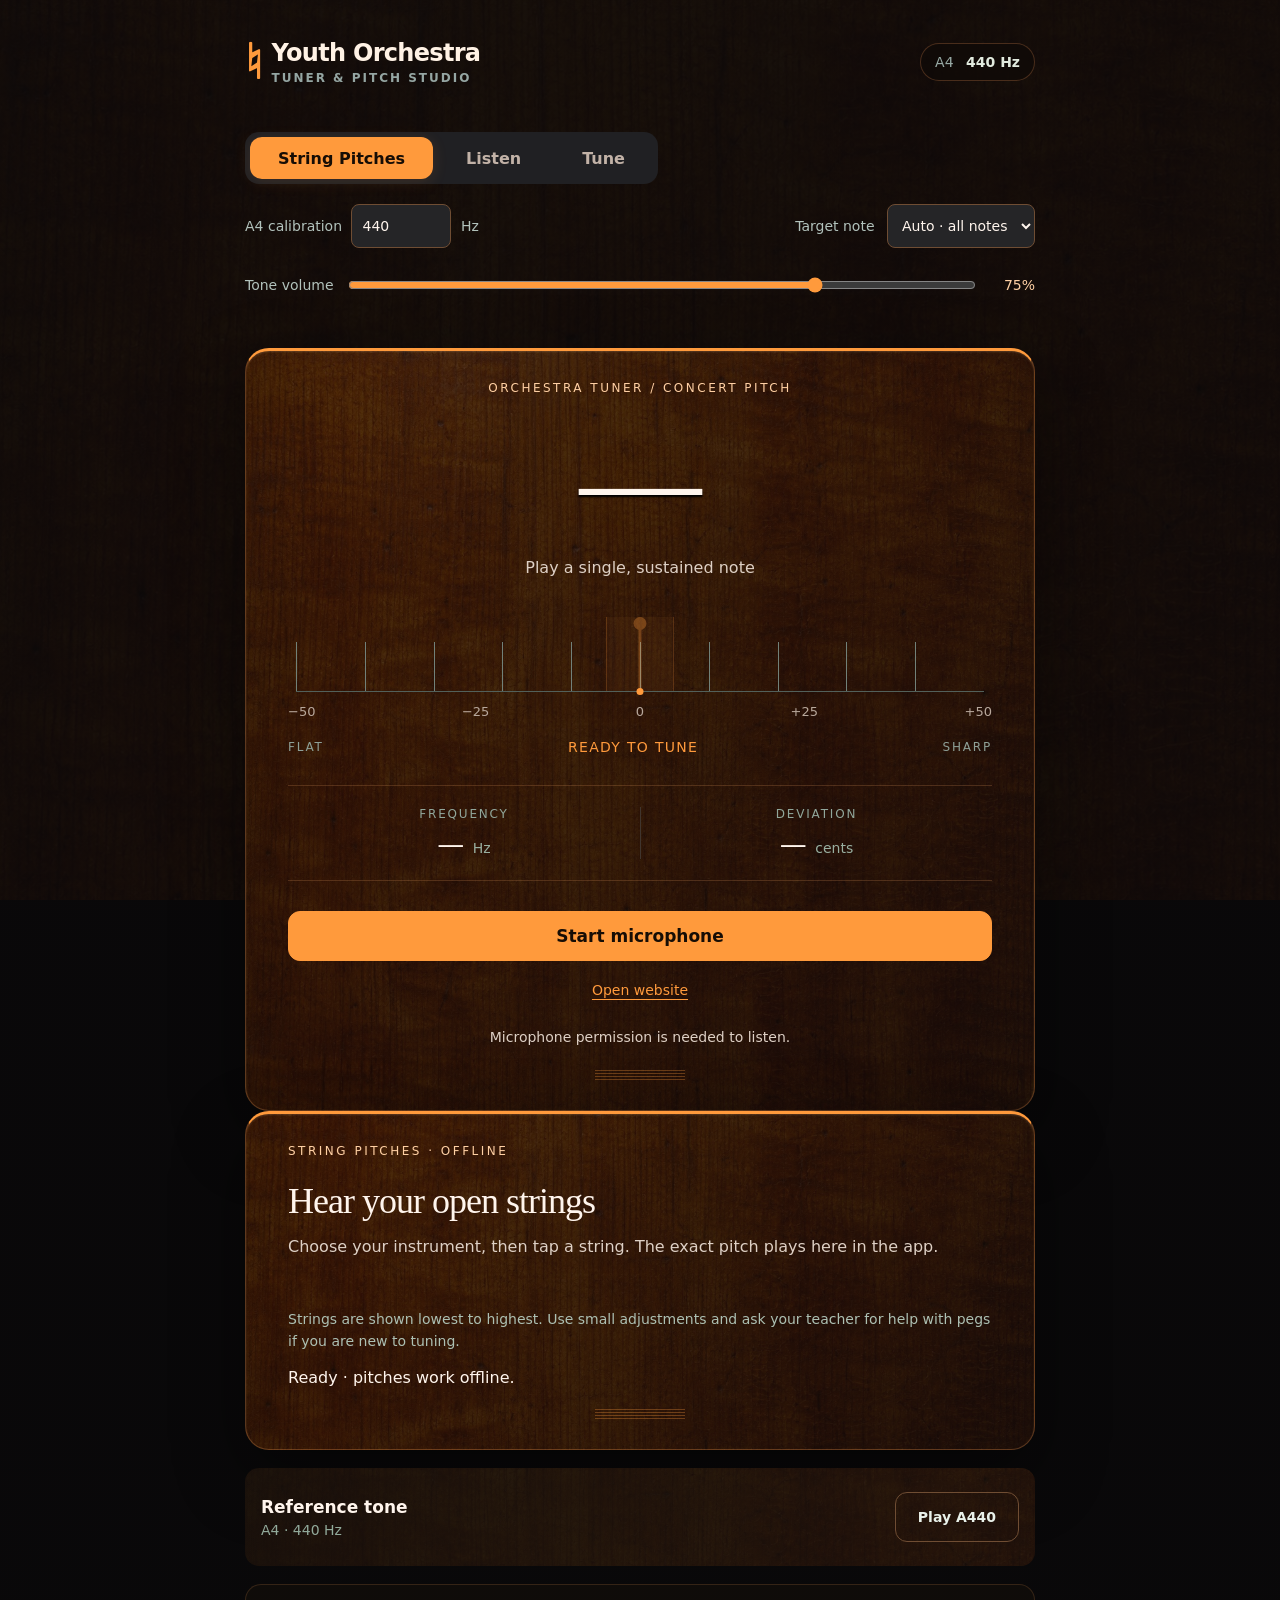
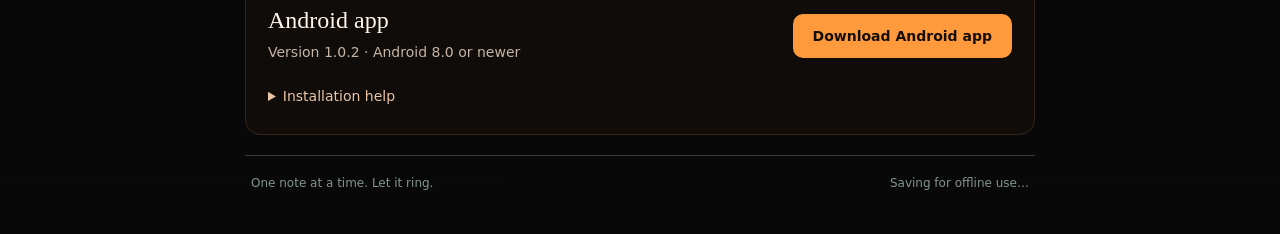
<file: website/index.html>
<!doctype html>
<html lang="en"><head><meta http-equiv="Content-Security-Policy" content="default-src 'none'; script-src 'self'; style-src 'self'; style-src-attr 'unsafe-inline'; img-src 'self' data:; connect-src 'self'; worker-src 'self'; manifest-src 'self'; font-src 'self'; object-src 'none'; base-uri 'none'; form-action 'none'"><meta charset="utf-8"><meta name="viewport" content="width=device-width, initial-scale=1"><meta name="theme-color" content="#0b0b0d"><title>Youth Orchestra · Tuner</title><meta name="description" content="Tune your instrument with a live chromatic tuner calibrated to A4 = 440 Hz."><link rel="icon" type="image/svg+xml" href="data:image/svg+xml,%3Csvg xmlns='http://www.w3.org/2000/svg' viewBox='0 0 32 32'%3E%3Crect width='32' height='32' rx='8' fill='%230b0b0d'/%3E%3Cpath d='M10 6v12a6 6 0 0012 0V6M16 24v5' stroke='%23ff9a3c' stroke-width='3' fill='none'/%3E%3C/svg%3E"><link rel="manifest" href="manifest.webmanifest"><link rel="stylesheet" href="style.css" integrity="sha384-/lPXurIrif8GCoK90Trv8r9x2uqzRrvR7XsmezspjiSFBTZrRN+pEiAZkGpaojf7" crossorigin="anonymous"></head>
<body><main><header><div class="brand"><span class="mark">♮</span><span class="brand-name">Youth Orchestra<span class="studio">TUNER & PITCH STUDIO</span></span></div><span class="calibration">A4 <b>440 Hz</b></span></header>
<nav aria-label="Tuner mode"><button id="guidesTab" aria-pressed="true">String Pitches</button><button id="listenTab" aria-pressed="false">Listen</button><button id="tunerTab" aria-pressed="false">Tune</button></nav><div class="settings"><label>A4 calibration <input id="calibration" type="number" min="20" max="20000" step="0.1" value="440"> Hz</label><label>Target note <select id="target"><option value="auto">Auto · all notes</option></select></label><label class="volume-control" for="toneVolume">Tone volume <input id="toneVolume" type="range" min="0" max="100" step="1" value="75"><output id="volumeValue" for="toneVolume">75%</output></label></div><div id="noteStrip" class="note-strip" role="group" aria-label="Target note shortcuts"></div><section id="tunerView" class="instrument" aria-label="Chromatic tuner"><div class="eyebrow">ORCHESTRA TUNER / CONCERT PITCH</div><div class="readout"><span id="note">—</span><span id="octave"></span></div><p id="pitch" class="pitch">Play a single, sustained note</p><div class="meter"><div class="center-band"></div><div class="ticks" aria-hidden="true"></div><div id="needle" class="needle"></div><div class="center-dot"></div></div><div class="scale"><span>−50</span><span>−25</span><span>0</span><span>+25</span><span>+50</span></div><div class="meter-labels"><span>FLAT</span><span id="verdict">READY TO TUNE</span><span>SHARP</span></div><div class="details"><div><span>FREQUENCY</span><strong id="frequency">— <small>Hz</small></strong></div><div><span>DEVIATION</span><strong id="cents">— <small>cents</small></strong></div></div><button id="listen" class="primary">Start microphone</button><a class="website-link" href="https://a440-studio-tuner.k-lee-augsburg-2018.chatgpt.site" target="_blank" rel="noopener noreferrer">Open website</a><p id="status" role="status" aria-live="polite">Microphone permission is needed to listen.</p></section>
<section id="toneView" class="instrument" hidden><div class="eyebrow">PITCH PLAYER</div><div class="tone-title" id="toneNote">A4</div><p class="pitch">Choose a note or enter a frequency.</p><div class="tone-controls"><label>Note<select id="playNote"></select></label><label>Octave<select id="playOctave"></select></label><label class="wide">Frequency (Hz)<input id="playFrequency" type="number" min="20" max="20000" step="0.01" value="440"></label></div><button id="playPitch" class="primary" aria-pressed="false">Play pitch</button><p role="status" id="playerStatus">Start with a comfortable device volume.</p></section><section id="guidesView" class="instrument guides"><div class="eyebrow">STRING PITCHES · OFFLINE</div><h1>Hear your open strings</h1><p class="pitch">Choose your instrument, then tap a string. The exact pitch plays here in the app.</p><div id="guideCards" class="guide-cards"></div><p class="guide-tip">Strings are shown lowest to highest. Use small adjustments and ask your teacher for help with pegs if you are new to tuning.</p><p id="guideStatus" role="status">Ready · pitches work offline.</p></section><section id="referenceView" class="reference"><div><h2>Reference tone</h2><p>A4 · 440 Hz</p></div><button id="tone" aria-pressed="false">Play A440</button></section><section class="app-download" aria-label="Android app download"><div><h2>Android app</h2><p>Version 1.0.2 · Android 8.0 or newer</p></div><a class="download-button" href="Youth-Orchestra-1.0.2.apk" download>Download Android app</a><details><summary>Installation help</summary><p>Download the APK, open it, and follow your phone’s installation prompts. Your phone may ask you to allow installs from your browser. Keep Play Protect enabled. School-managed devices may restrict installation.</p><p>Allow microphone access when tuning. The app’s tuner, pitch player, and all 16 string pitches work offline. On iPhone or iPad, use this website.</p></details></section><footer><span>One note at a time. Let it ring.</span><span id="offlineStatus">Saving for offline use…</span></footer></main><script src="pitch.js" integrity="sha384-BECpr91P+D3OxPSTSqwNMDl9bMT2ejgZ+ItvPSgQ0dWuOqa0LELNYgznFjPIqYQX" crossorigin="anonymous"></script><script src="app.js" integrity="sha384-Yx76DxXk3x6BH97NrM4ar7/ayelBpXSxyvW1AgzNAPHx9zxNOU4eGlx/y7H0qC3i" crossorigin="anonymous"></script></body></html>
</file>
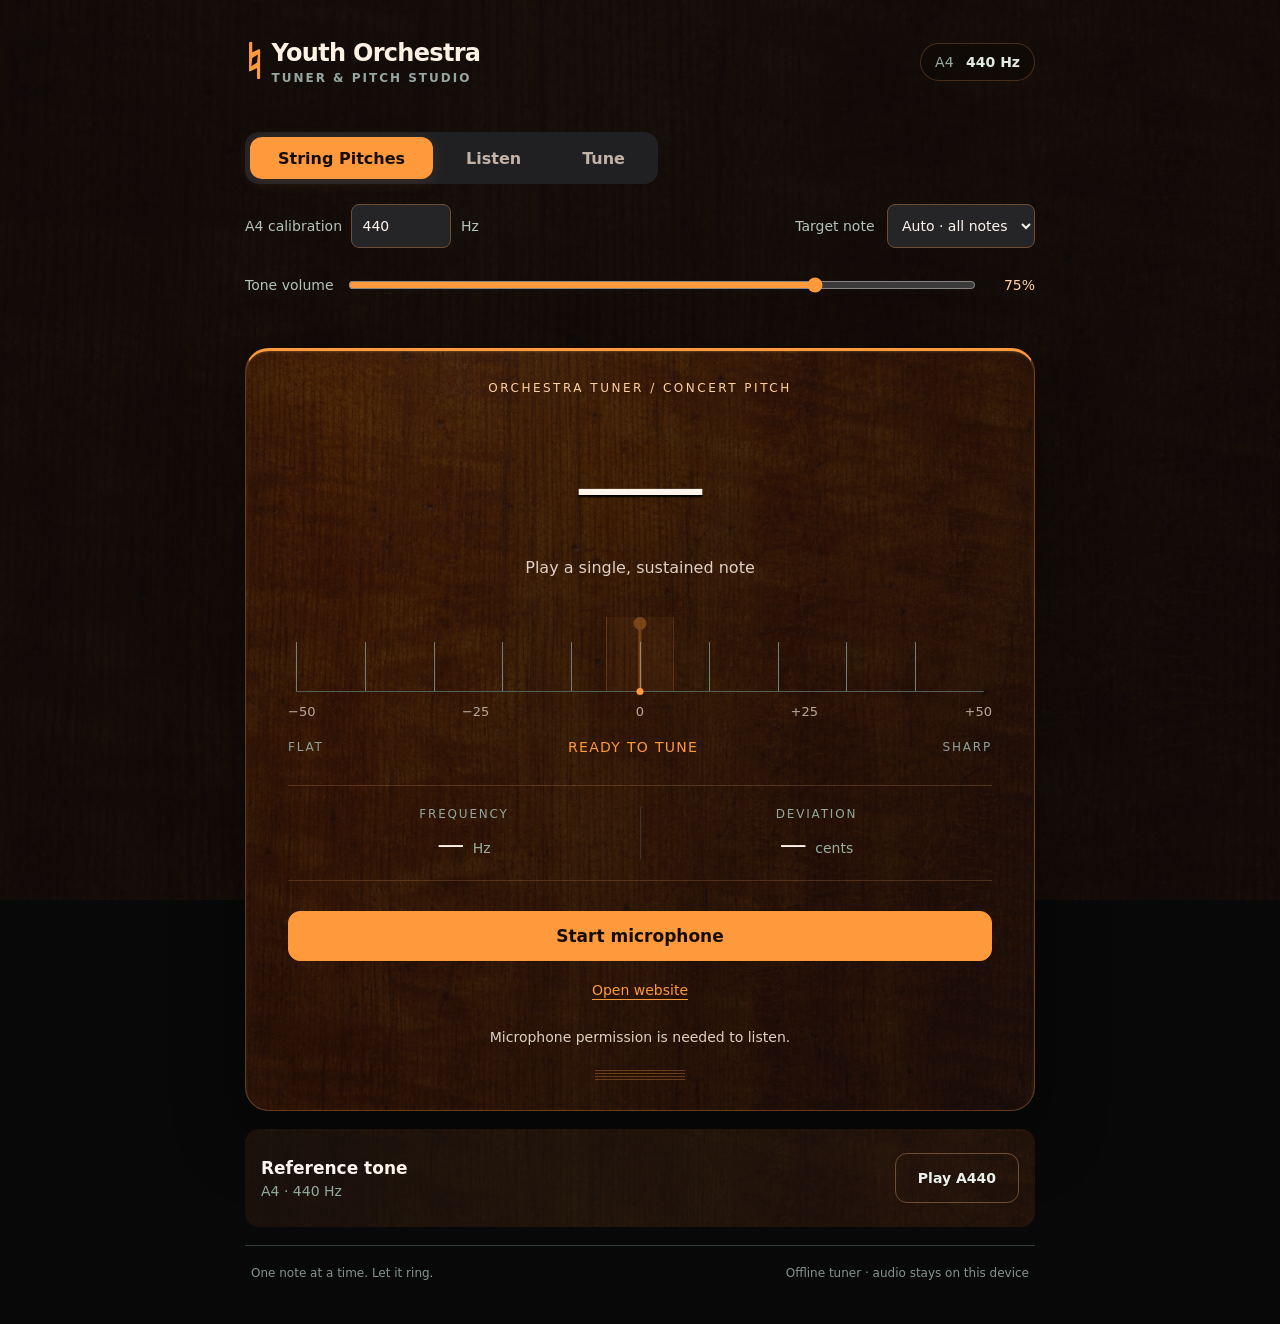
<file: android/app/src/main/assets/index.html>
<!doctype html>
<html lang="en"><head><meta http-equiv="Content-Security-Policy" content="default-src 'none'; script-src 'self'; style-src 'self'; style-src-attr 'unsafe-inline'; img-src 'self' data:; connect-src 'self'; worker-src 'self'; manifest-src 'self'; font-src 'self'; object-src 'none'; base-uri 'none'; form-action 'none'"><meta charset="utf-8"><meta name="viewport" content="width=device-width, initial-scale=1"><meta name="theme-color" content="#0b0b0d"><title>Youth Orchestra · Tuner</title><meta name="description" content="Tune your instrument with a live chromatic tuner calibrated to A4 = 440 Hz."><link rel="icon" type="image/svg+xml" href="data:image/svg+xml,%3Csvg xmlns='http://www.w3.org/2000/svg' viewBox='0 0 32 32'%3E%3Crect width='32' height='32' rx='8' fill='%230b0b0d'/%3E%3Cpath d='M10 6v12a6 6 0 0012 0V6M16 24v5' stroke='%23ff9a3c' stroke-width='3' fill='none'/%3E%3C/svg%3E"><link rel="stylesheet" href="style.css" integrity="sha384-l7qpOl9iHXeaQdGWVHoG00xx7gDx+W5d9m737v8T/c5CW1Lh4AtrodscPBLJtusu" crossorigin="anonymous"></head>
<body><main><header><div class="brand"><span class="mark">♮</span><span class="brand-name">Youth Orchestra<span class="studio">TUNER & PITCH STUDIO</span></span></div><span class="calibration">A4 <b>440 Hz</b></span></header>
<nav aria-label="Tuner mode"><button id="guidesTab" aria-pressed="true">String Pitches</button><button id="listenTab" aria-pressed="false">Listen</button><button id="tunerTab" aria-pressed="false">Tune</button></nav><div class="settings"><label>A4 calibration <input id="calibration" type="number" min="20" max="20000" step="0.1" value="440"> Hz</label><label>Target note <select id="target"><option value="auto">Auto · all notes</option></select></label><label class="volume-control" for="toneVolume">Tone volume <input id="toneVolume" type="range" min="0" max="100" step="1" value="75"><output id="volumeValue" for="toneVolume">75%</output></label></div><div id="noteStrip" class="note-strip" role="group" aria-label="Target note shortcuts"></div><section id="tunerView" class="instrument" aria-label="Chromatic tuner"><div class="eyebrow">ORCHESTRA TUNER / CONCERT PITCH</div><div class="readout"><span id="note">—</span><span id="octave"></span></div><p id="pitch" class="pitch">Play a single, sustained note</p><div class="meter"><div class="center-band"></div><div class="ticks" aria-hidden="true"></div><div id="needle" class="needle"></div><div class="center-dot"></div></div><div class="scale"><span>−50</span><span>−25</span><span>0</span><span>+25</span><span>+50</span></div><div class="meter-labels"><span>FLAT</span><span id="verdict">READY TO TUNE</span><span>SHARP</span></div><div class="details"><div><span>FREQUENCY</span><strong id="frequency">— <small>Hz</small></strong></div><div><span>DEVIATION</span><strong id="cents">— <small>cents</small></strong></div></div><button id="listen" class="primary">Start microphone</button><a class="website-link" href="https://a440-studio-tuner.k-lee-augsburg-2018.chatgpt.site" target="_self" rel="noopener noreferrer">Open website</a><p id="status" role="status" aria-live="polite">Microphone permission is needed to listen.</p></section>
<section id="toneView" class="instrument" hidden><div class="eyebrow">PITCH PLAYER</div><div class="tone-title" id="toneNote">A4</div><p class="pitch">Choose a note or enter a frequency.</p><div class="tone-controls"><label>Note<select id="playNote"></select></label><label>Octave<select id="playOctave"></select></label><label class="wide">Frequency (Hz)<input id="playFrequency" type="number" min="20" max="20000" step="0.01" value="440"></label></div><button id="playPitch" class="primary" aria-pressed="false">Play pitch</button><p role="status" id="playerStatus">Start with a comfortable device volume.</p></section><section id="guidesView" class="instrument guides" hidden><div class="eyebrow">BEGINNER STRING GUIDES · ONLINE</div><h1>Tune your strings</h1><p class="pitch">Choose your instrument and string to open a beginner tuning lesson on YouTube. Each string opens its instrument’s full lesson.</p><div id="guideCards" class="guide-cards"></div><p class="guide-tip">Use small adjustments. Ask your teacher for help with pegs if you are new to tuning. Videos may use A440 even when your tuner calibration is different.</p><a class="website-link" href="https://a440-studio-tuner.k-lee-augsburg-2018.chatgpt.site" target="_self" rel="noopener noreferrer">Open website</a><p id="guideStatus" role="status"></p></section><dialog id="youtubeDialog"><h2 id="youtubeHeading">Open YouTube?</h2><p>This video needs internet. Your device may open the YouTube app; otherwise it opens in your browser.</p><div class="dialog-actions"><a id="youtubeLink" rel="noopener noreferrer" target="_self">Open YouTube</a><button id="cancelYoutube">Cancel</button></div></dialog><section id="referenceView" class="reference"><div><h2>Reference tone</h2><p>A4 · 440 Hz</p></div><button id="tone" aria-pressed="false">Play A440</button></section><footer><span>One note at a time. Let it ring.</span><span id="offlineStatus">Offline tuner · audio stays on this device</span></footer></main><script src="pitch.js" integrity="sha384-BECpr91P+D3OxPSTSqwNMDl9bMT2ejgZ+ItvPSgQ0dWuOqa0LELNYgznFjPIqYQX" crossorigin="anonymous"></script><script src="app.js" integrity="sha384-XXrqJ1t/j3+J7jpOXu4cFo1LHDAMby+DLLV+w2ytijfgjaPGy2+/SViNsLH3Heom" crossorigin="anonymous"></script></body></html>
</file>
<file: website/style.css>
*{box-sizing:border-box} :root{font-family:Inter,ui-sans-serif,system-ui,-apple-system,sans-serif;color:#fff5ed;background:#0b0b0d;color-scheme:dark}body{margin:0}main{max-width:850px;margin:auto;padding:34px 30px 24px}header{display:flex;justify-content:space-between;align-items:center;margin-bottom:42px;gap:20px}.brand{font-size:25px;font-weight:650;letter-spacing:-1px;display:flex;align-items:center;gap:10px}.mark{color:#ff9a3c;font-size:34px}.studio{font-size:12px;letter-spacing:2px;color:#95a6a3;margin-left:10px}.calibration{font-size:14px;color:#98aaa5;border:1px solid #40352e;padding:10px 14px;border-radius:30px;white-space:nowrap}.calibration b{color:#e2ebdf;margin-left:8px}.instrument{background:linear-gradient(150deg,#202023,#141416);border:1px solid #40352e;border-radius:24px;padding:30px 42px;text-align:center;box-shadow:0 30px 90px #0003}.eyebrow{font-size:12px;letter-spacing:2.5px;color:#c2b2a7}.readout{height:161px;display:flex;justify-content:center;align-items:center;padding-top:8px;gap:6px}#note{font-size:122px;line-height:1;font-weight:500;letter-spacing:-7px}#octave{font-size:29px;align-self:center;color:#9eb3a8;padding-top:55px}.pitch{color:#b2c2bc;font-size:16px;margin:2px 0 40px}.meter{height:75px;position:relative;margin:0 8px}.ticks{position:absolute;inset:25px 0 0;background:repeating-linear-gradient(to right,#718179 0 1px,transparent 1px 10%);border-bottom:1px solid #52605a}.center-band{position:absolute;left:45%;width:10%;height:100%;background:#ff9a3c0d;border-left:1px solid #ff9a3c30;border-right:1px solid #ff9a3c30}.needle{position:absolute;left:50%;top:0;height:77px;width:3px;background:#ff9a3c;transform:translateX(-50%);transition:left .12s ease-out;opacity:.3}.needle:before{content:'';position:absolute;top:0;left:-5px;width:13px;height:13px;border-radius:50%;background:inherit}.center-dot{position:absolute;bottom:-3px;left:50%;width:7px;height:7px;transform:translateX(-50%);background:#ff9a3c;border-radius:50%}.scale{display:flex;justify-content:space-between;color:#93a59b;font-size:13px;margin:12px 0 20px}.meter-labels{display:flex;justify-content:space-between;align-items:center;color:#8ea097;font-size:12px;letter-spacing:1.8px;gap:8px}#verdict{color:#ff9a3c;letter-spacing:1.3px;font-size:14px}.details{display:grid;grid-template-columns:1fr 1fr;border-top:1px solid #40352e;border-bottom:1px solid #40352e;margin:30px 0;padding:21px 0}.details>div+div{border-left:1px solid #40352e}.details span{display:block;font-size:12px;letter-spacing:1.8px;color:#91a79b;margin-bottom:7px}.details strong{font-size:27px;font-weight:450;font-variant-numeric:tabular-nums}.details small{font-size:14px;color:#99afa0}button{font:inherit;cursor:pointer;border-radius:12px;padding:14px 22px;border:1px solid #6f4d33;background:transparent;color:#e9f1ea;font-weight:600;min-height:50px}button:hover{background:#ff9a3c12}button:focus-visible{outline:3px solid #ffc58c;outline-offset:4px}button:disabled{opacity:.6;cursor:wait}.primary{width:100%;background:#ff9a3c;border-color:#ff9a3c;color:#160d05;font-size:17px}.primary:hover{background:#ffb96f}#status{font-size:14px;color:#a1b3aa;line-height:1.5;min-height:21px;margin:16px 0 0}.reference{display:flex;justify-content:space-between;align-items:center;padding:25px 6px;gap:15px}.reference h2{font-size:17px;margin:0 0 5px;font-weight:550}.reference p{font-size:14px;color:#92aa9b;margin:0}.reference button{font-size:14px}footer{display:flex;justify-content:space-between;color:#83958b;font-size:12px;border-top:1px solid #303f37;padding:18px 6px;gap:14px;line-height:1.5}@media(max-width:560px){main{padding:20px 16px}.studio{display:none}header{margin-bottom:24px}.instrument{padding:25px 23px;border-radius:20px}#note{font-size:108px}.readout{height:144px}.pitch{margin-bottom:32px}.meter-labels{letter-spacing:.8px;font-size:12px}#verdict{font-size:12px;letter-spacing:.8px}footer{flex-direction:column;gap:5px}.details strong{font-size:24px}}@media(prefers-reduced-motion:reduce){.needle{transition:none}}
 [hidden]{display:none!important}nav{display:flex;gap:5px;margin-bottom:20px;background:#202023;padding:5px;border-radius:14px;width:fit-content}nav button{border:0;min-height:42px;padding:10px 28px;color:#c2b2a7}nav button[aria-pressed=true]{background:#ff9a3c;color:#160d05}.settings{display:flex;gap:16px;justify-content:space-between;margin-bottom:20px;flex-wrap:wrap}label{font-size:14px;color:#b2c2bc}input,select{font:inherit;background:#252527;color:#fff5ed;border:1px solid #6f4d33;border-radius:8px;padding:10px;min-height:44px}input:focus-visible,select:focus-visible{outline:2px solid #ff9a3c;outline-offset:2px}#calibration{width:100px;margin:0 5px}.settings select{margin-left:8px}.tone-title{font-size:88px;padding:25px 0 12px;font-weight:500}.tone-controls{display:grid;grid-template-columns:1fr 1fr;gap:20px;text-align:left;margin:25px 0}.tone-controls label{display:flex;flex-direction:column;gap:8px}.wide{grid-column:1/-1}#playerStatus{font-size:14px;color:#a1b3aa;line-height:1.5}@media(max-width:560px){.settings{flex-direction:column}.settings label{display:flex;align-items:center;justify-content:space-between}.settings select{max-width:185px}}
.note-strip{display:flex;gap:5px;margin:0 0 22px;flex-wrap:wrap}.note-strip button{flex:1;min-width:42px;padding:9px 6px;min-height:42px;font-size:14px;border-color:#40352e;border-radius:8px;font-weight:500}.note-strip button[aria-pressed=true]{background:#ff9a3c;color:#160d05;border-color:#ff9a3c}.instrument{background:radial-gradient(ellipse at 50% 0%,#3d291c 0%,#202023 45%,#141416 100%)}.readout{text-shadow:0 0 50px #ff9a3c15}.tone-title{color:#ff9a3c}.brand{letter-spacing:-.5px}@media(max-width:560px){.note-strip{display:grid;grid-template-columns:repeat(7,1fr)}.note-strip button{min-width:0}}
.guides{text-align:left}.guides h1{font-size:36px;letter-spacing:-1px;margin:22px 0 12px}.guides>.pitch{line-height:1.6;margin-bottom:24px}.guide-cards{display:grid;grid-template-columns:1fr 1fr;gap:16px}.guide-card{border:1px solid #594332;background:#0b0b0d66;padding:20px;border-radius:15px}.guide-card h2{margin:0 0 9px;font-size:22px}.guide-card p{font-size:14px;color:#a9bdae;min-height:42px;line-height:1.5}.string-buttons{display:flex;gap:8px;margin:18px 0}.string-buttons button{flex:1;padding:10px 6px;font-size:22px;color:#ff9a3c;background:#ff9a3c09}.guide-card small{color:#94ab9c;font-size:12px;line-height:1.5}.guide-tip{font-size:14px;color:#adc0b3;line-height:1.6;margin:24px 0 0}dialog{background:#202023;color:#fff5ed;border:1px solid #6f4d33;border-radius:18px;max-width:420px;padding:26px;margin:auto}dialog::backdrop{background:#000b}dialog p{font-size:16px;line-height:1.6;color:#b2c2bc}.dialog-actions{display:flex;gap:12px;flex-wrap:wrap}.dialog-actions a{display:inline-flex;align-items:center;color:#160d05;background:#ff9a3c;text-decoration:none;padding:14px 22px;border-radius:12px;font-weight:600}@media(max-width:560px){.guide-cards{grid-template-columns:1fr}nav{width:100%}nav button{flex:1;padding:10px 8px;font-size:14px}.guides h1{font-size:30px}}

.website-link{display:inline-block;color:#ff9a3c;font-size:14px;padding:13px 8px;margin-top:8px;text-underline-offset:4px}.website-link:focus-visible{outline:2px solid #ff9a3c;outline-offset:3px}

.brand-name{font-size:24px;letter-spacing:-.7px}.brand-name .studio{display:block;margin:4px 0 0;font-size:12px;letter-spacing:2px}.mark{font-family:Georgia,serif;font-size:48px}.instrument{border-top:3px solid #ff9a3c}.eyebrow{color:#ffad65}.instrument:after{content:'';display:block;height:10px;margin:22px auto 0;width:90px;background:repeating-linear-gradient(to bottom,#ff9a3c50 0 1px,transparent 1px 3px)}#note,.tone-title{font-family:Georgia,'Times New Roman',serif;font-weight:400}.calibration{background:#ff9a3c08}.guide-card h2{font-family:Georgia,serif;font-size:26px}.scale{color:#b8a89c}nav button[aria-pressed=true]{box-shadow:0 3px 15px #ff9a3c20}@media(max-width:560px){.brand-name{font-size:20px}.brand-name .studio{display:block;font-size:10px;letter-spacing:1.2px}.calibration{padding:9px 10px}.brand{gap:7px}header{gap:9px}.mark{font-size:38px}}

body{background:linear-gradient(#090809ef,#090809e8),url('violin-wood.jpg') center/cover fixed}.instrument{background:linear-gradient(130deg,#160b04b8,#080809d9),url('violin-wood.jpg') center/cover;border:1px solid #c980455e;border-top:3px solid #ff9a3c;box-shadow:inset 0 1px 2px #ffcf9630,0 25px 70px #0007}.readout{text-shadow:0 2px 2px #000,0 0 60px #ff9a3c25}.guide-card{background:linear-gradient(#0b0909c9,#0b0909eb),url('violin-wood.jpg') center/cover;border-color:#b076464d}.reference{border-radius:14px;padding:24px 16px;background:linear-gradient(90deg,#120e0bef,#120e0bde),url('violin-wood.jpg') center/cover;margin:18px 0}.calibration{background:#100b08b8;border-color:#9d623a66}.instrument .eyebrow{color:#ffd0a4}.details{border-color:#b076464d}.pitch,#status{color:#ded0c5}.brand-name{color:#fff2e5}.guides h1{font-family:Georgia,serif;font-weight:400}

.app-download{display:flex;flex-wrap:wrap;justify-content:space-between;align-items:center;gap:16px;border:1px solid #8d5b344d;border-radius:16px;padding:22px;margin-bottom:20px;background:#130e0bc9}.app-download h2{font-family:Georgia,serif;font-size:24px;font-weight:400;margin:0 0 7px}.app-download p{font-size:14px;color:#c6b5a7;margin:0;line-height:1.6}.download-button{display:inline-block;padding:14px 20px;background:#ff9a3c;color:#160d05;text-decoration:none;border-radius:10px;font-size:14px;font-weight:650}.app-download details{width:100%;font-size:14px;color:#e9c4a6}.app-download details p{margin-top:12px}.app-download summary{cursor:pointer;padding:8px 0}.download-button:focus-visible{outline:3px solid #fff2e5;outline-offset:4px}

.volume-control{display:flex;align-items:center;gap:12px;flex-basis:100%;margin:3px 0}.volume-control input{flex:1;width:100%;min-height:32px;padding:0;accent-color:#ff9a3c;background:transparent;border:0}.volume-control output{min-width:45px;text-align:right;font-variant-numeric:tabular-nums;font-size:14px;color:#ffd0a4}.volume-control{white-space:nowrap}
</file>
<file: android/app/src/main/assets/style.css>
*{box-sizing:border-box} :root{font-family:Inter,ui-sans-serif,system-ui,-apple-system,sans-serif;color:#fff5ed;background:#0b0b0d;color-scheme:dark}body{margin:0}main{max-width:850px;margin:auto;padding:34px 30px 24px}header{display:flex;justify-content:space-between;align-items:center;margin-bottom:42px;gap:20px}.brand{font-size:25px;font-weight:650;letter-spacing:-1px;display:flex;align-items:center;gap:10px}.mark{color:#ff9a3c;font-size:34px}.studio{font-size:12px;letter-spacing:2px;color:#95a6a3;margin-left:10px}.calibration{font-size:14px;color:#98aaa5;border:1px solid #40352e;padding:10px 14px;border-radius:30px;white-space:nowrap}.calibration b{color:#e2ebdf;margin-left:8px}.instrument{background:linear-gradient(150deg,#202023,#141416);border:1px solid #40352e;border-radius:24px;padding:30px 42px;text-align:center;box-shadow:0 30px 90px #0003}.eyebrow{font-size:12px;letter-spacing:2.5px;color:#c2b2a7}.readout{height:161px;display:flex;justify-content:center;align-items:center;padding-top:8px;gap:6px}#note{font-size:122px;line-height:1;font-weight:500;letter-spacing:-7px}#octave{font-size:29px;align-self:center;color:#9eb3a8;padding-top:55px}.pitch{color:#b2c2bc;font-size:16px;margin:2px 0 40px}.meter{height:75px;position:relative;margin:0 8px}.ticks{position:absolute;inset:25px 0 0;background:repeating-linear-gradient(to right,#718179 0 1px,transparent 1px 10%);border-bottom:1px solid #52605a}.center-band{position:absolute;left:45%;width:10%;height:100%;background:#ff9a3c0d;border-left:1px solid #ff9a3c30;border-right:1px solid #ff9a3c30}.needle{position:absolute;left:50%;top:0;height:77px;width:3px;background:#ff9a3c;transform:translateX(-50%);transition:left .12s ease-out;opacity:.3}.needle:before{content:'';position:absolute;top:0;left:-5px;width:13px;height:13px;border-radius:50%;background:inherit}.center-dot{position:absolute;bottom:-3px;left:50%;width:7px;height:7px;transform:translateX(-50%);background:#ff9a3c;border-radius:50%}.scale{display:flex;justify-content:space-between;color:#93a59b;font-size:13px;margin:12px 0 20px}.meter-labels{display:flex;justify-content:space-between;align-items:center;color:#8ea097;font-size:12px;letter-spacing:1.8px;gap:8px}#verdict{color:#ff9a3c;letter-spacing:1.3px;font-size:14px}.details{display:grid;grid-template-columns:1fr 1fr;border-top:1px solid #40352e;border-bottom:1px solid #40352e;margin:30px 0;padding:21px 0}.details>div+div{border-left:1px solid #40352e}.details span{display:block;font-size:12px;letter-spacing:1.8px;color:#91a79b;margin-bottom:7px}.details strong{font-size:27px;font-weight:450;font-variant-numeric:tabular-nums}.details small{font-size:14px;color:#99afa0}button{font:inherit;cursor:pointer;border-radius:12px;padding:14px 22px;border:1px solid #6f4d33;background:transparent;color:#e9f1ea;font-weight:600;min-height:50px}button:hover{background:#ff9a3c12}button:focus-visible{outline:3px solid #ffc58c;outline-offset:4px}button:disabled{opacity:.6;cursor:wait}.primary{width:100%;background:#ff9a3c;border-color:#ff9a3c;color:#160d05;font-size:17px}.primary:hover{background:#ffb96f}#status{font-size:14px;color:#a1b3aa;line-height:1.5;min-height:21px;margin:16px 0 0}.reference{display:flex;justify-content:space-between;align-items:center;padding:25px 6px;gap:15px}.reference h2{font-size:17px;margin:0 0 5px;font-weight:550}.reference p{font-size:14px;color:#92aa9b;margin:0}.reference button{font-size:14px}footer{display:flex;justify-content:space-between;color:#83958b;font-size:12px;border-top:1px solid #303f37;padding:18px 6px;gap:14px;line-height:1.5}@media(max-width:560px){main{padding:20px 16px}.studio{display:none}header{margin-bottom:24px}.instrument{padding:25px 23px;border-radius:20px}#note{font-size:108px}.readout{height:144px}.pitch{margin-bottom:32px}.meter-labels{letter-spacing:.8px;font-size:12px}#verdict{font-size:12px;letter-spacing:.8px}footer{flex-direction:column;gap:5px}.details strong{font-size:24px}}@media(prefers-reduced-motion:reduce){.needle{transition:none}}
 [hidden]{display:none!important}nav{display:flex;gap:5px;margin-bottom:20px;background:#202023;padding:5px;border-radius:14px;width:fit-content}nav button{border:0;min-height:42px;padding:10px 28px;color:#c2b2a7}nav button[aria-pressed=true]{background:#ff9a3c;color:#160d05}.settings{display:flex;gap:16px;justify-content:space-between;margin-bottom:20px;flex-wrap:wrap}label{font-size:14px;color:#b2c2bc}input,select{font:inherit;background:#252527;color:#fff5ed;border:1px solid #6f4d33;border-radius:8px;padding:10px;min-height:44px}input:focus-visible,select:focus-visible{outline:2px solid #ff9a3c;outline-offset:2px}#calibration{width:100px;margin:0 5px}.settings select{margin-left:8px}.tone-title{font-size:88px;padding:25px 0 12px;font-weight:500}.tone-controls{display:grid;grid-template-columns:1fr 1fr;gap:20px;text-align:left;margin:25px 0}.tone-controls label{display:flex;flex-direction:column;gap:8px}.wide{grid-column:1/-1}#playerStatus{font-size:14px;color:#a1b3aa;line-height:1.5}@media(max-width:560px){.settings{flex-direction:column}.settings label{display:flex;align-items:center;justify-content:space-between}.settings select{max-width:185px}}
.note-strip{display:flex;gap:5px;margin:0 0 22px;flex-wrap:wrap}.note-strip button{flex:1;min-width:42px;padding:9px 6px;min-height:42px;font-size:14px;border-color:#40352e;border-radius:8px;font-weight:500}.note-strip button[aria-pressed=true]{background:#ff9a3c;color:#160d05;border-color:#ff9a3c}.instrument{background:radial-gradient(ellipse at 50% 0%,#3d291c 0%,#202023 45%,#141416 100%)}.readout{text-shadow:0 0 50px #ff9a3c15}.tone-title{color:#ff9a3c}.brand{letter-spacing:-.5px}@media(max-width:560px){.note-strip{display:grid;grid-template-columns:repeat(7,1fr)}.note-strip button{min-width:0}}
.guides{text-align:left}.guides h1{font-size:36px;letter-spacing:-1px;margin:22px 0 12px}.guides>.pitch{line-height:1.6;margin-bottom:24px}.guide-cards{display:grid;grid-template-columns:1fr 1fr;gap:16px}.guide-card{border:1px solid #594332;background:#0b0b0d66;padding:20px;border-radius:15px}.guide-card h2{margin:0 0 9px;font-size:22px}.guide-card p{font-size:14px;color:#a9bdae;min-height:42px;line-height:1.5}.string-buttons{display:flex;gap:8px;margin:18px 0}.string-buttons button{flex:1;padding:10px 6px;font-size:22px;color:#ff9a3c;background:#ff9a3c09}.guide-card small{color:#94ab9c;font-size:12px;line-height:1.5}.guide-tip{font-size:14px;color:#adc0b3;line-height:1.6;margin:24px 0 0}dialog{background:#202023;color:#fff5ed;border:1px solid #6f4d33;border-radius:18px;max-width:420px;padding:26px;margin:auto}dialog::backdrop{background:#000b}dialog p{font-size:16px;line-height:1.6;color:#b2c2bc}.dialog-actions{display:flex;gap:12px;flex-wrap:wrap}.dialog-actions a{display:inline-flex;align-items:center;color:#160d05;background:#ff9a3c;text-decoration:none;padding:14px 22px;border-radius:12px;font-weight:600}@media(max-width:560px){.guide-cards{grid-template-columns:1fr}nav{width:100%}nav button{flex:1;padding:10px 8px;font-size:14px}.guides h1{font-size:30px}}

.website-link{display:inline-block;color:#ff9a3c;font-size:14px;padding:13px 8px;margin-top:8px;text-underline-offset:4px}.website-link:focus-visible{outline:2px solid #ff9a3c;outline-offset:3px}

.brand-name{font-size:24px;letter-spacing:-.7px}.brand-name .studio{display:block;margin:4px 0 0;font-size:12px;letter-spacing:2px}.mark{font-family:Georgia,serif;font-size:48px}.instrument{border-top:3px solid #ff9a3c}.eyebrow{color:#ffad65}.instrument:after{content:'';display:block;height:10px;margin:22px auto 0;width:90px;background:repeating-linear-gradient(to bottom,#ff9a3c50 0 1px,transparent 1px 3px)}#note,.tone-title{font-family:Georgia,'Times New Roman',serif;font-weight:400}.calibration{background:#ff9a3c08}.guide-card h2{font-family:Georgia,serif;font-size:26px}.scale{color:#b8a89c}nav button[aria-pressed=true]{box-shadow:0 3px 15px #ff9a3c20}@media(max-width:560px){.brand-name{font-size:20px}.brand-name .studio{display:block;font-size:10px;letter-spacing:1.2px}.calibration{padding:9px 10px}.brand{gap:7px}header{gap:9px}.mark{font-size:38px}}

body{background:linear-gradient(#090809ef,#090809e8),url('violin-wood.jpg') center/cover fixed}.instrument{background:linear-gradient(130deg,#160b04b8,#080809d9),url('violin-wood.jpg') center/cover;border:1px solid #c980455e;border-top:3px solid #ff9a3c;box-shadow:inset 0 1px 2px #ffcf9630,0 25px 70px #0007}.readout{text-shadow:0 2px 2px #000,0 0 60px #ff9a3c25}.guide-card{background:linear-gradient(#0b0909c9,#0b0909eb),url('violin-wood.jpg') center/cover;border-color:#b076464d}.reference{border-radius:14px;padding:24px 16px;background:linear-gradient(90deg,#120e0bef,#120e0bde),url('violin-wood.jpg') center/cover;margin:18px 0}.calibration{background:#100b08b8;border-color:#9d623a66}.instrument .eyebrow{color:#ffd0a4}.details{border-color:#b076464d}.pitch,#status{color:#ded0c5}.brand-name{color:#fff2e5}.guides h1{font-family:Georgia,serif;font-weight:400}

.volume-control{display:flex;align-items:center;gap:12px;flex-basis:100%;margin:3px 0}.volume-control input{flex:1;width:100%;min-height:32px;padding:0;accent-color:#ff9a3c;background:transparent;border:0}.volume-control output{min-width:45px;text-align:right;font-variant-numeric:tabular-nums;font-size:14px;color:#ffd0a4}.volume-control{white-space:nowrap}
</file>
